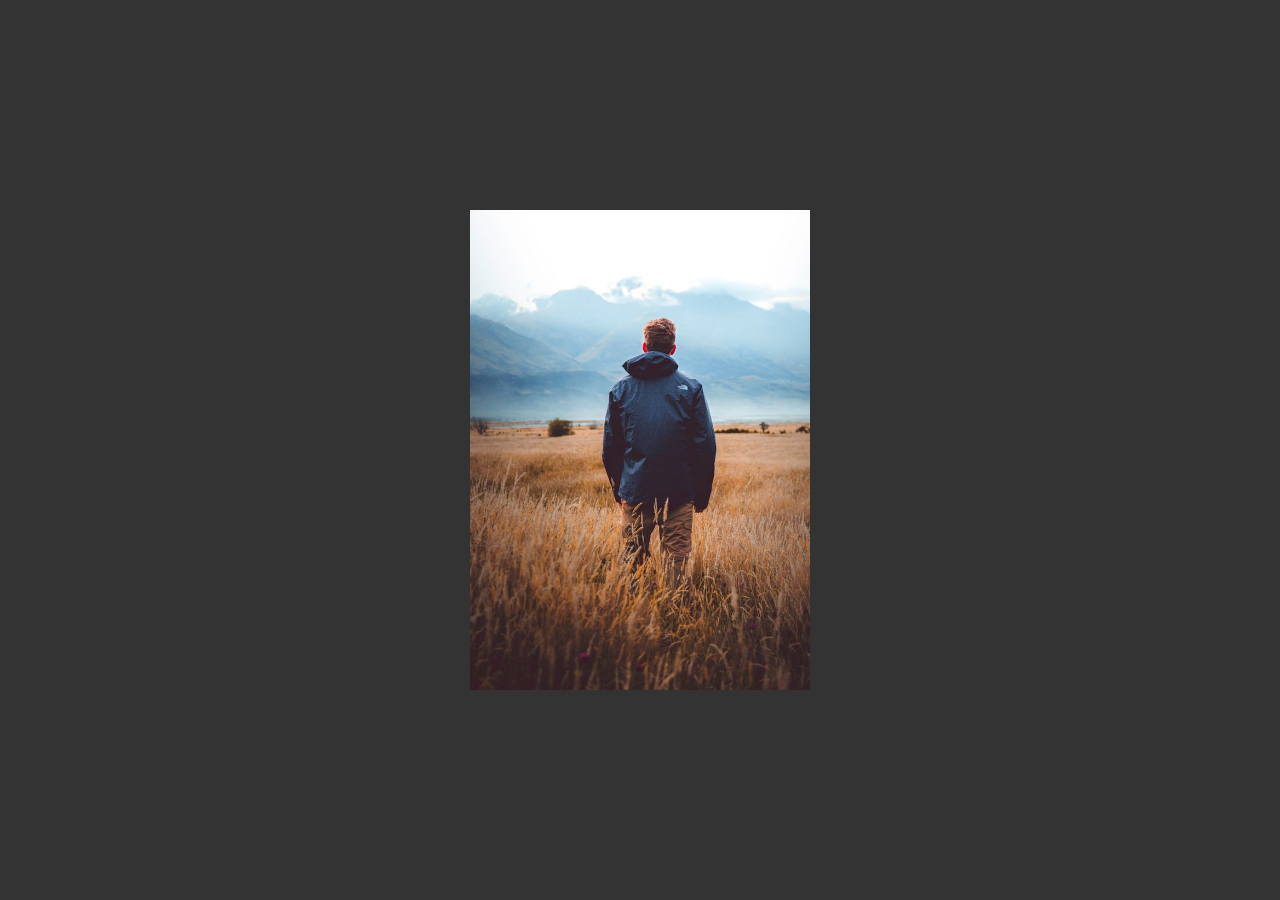
<file: 3d flip Card/index.html>
<!DOCTYPE html>
<html lang="en" dir="ltr">
  <head>
    <meta charset="utf-8">
    <title></title>
    <link rel="stylesheet" href="style.css">
    <link rel="stylesheet" href="https://use.fontawesome.com/releases/v5.3.1/css/all.css">
  </head>
  <body>

    <div class="card middle">
      <div class="front">
        <img src="img.jpg" alt="">
      </div>
      <div class="back">
        <div class="back-content middle">
          <h2>DarkCode</h2>
          <span>Youtube Channel</span>
          <div class="sm">
            <a href="#"><i class="fab fa-facebook-f"></i></a>
            <a href="#"><i class="fab fa-twitter"></i></a>
            <a href="#"><i class="fab fa-youtube"></i></a>
            <a href="#"><i class="fab fa-instagram"></i></a>
          </div>
        </div>
      </div>
    </div>



  </body>
</html>
</file>
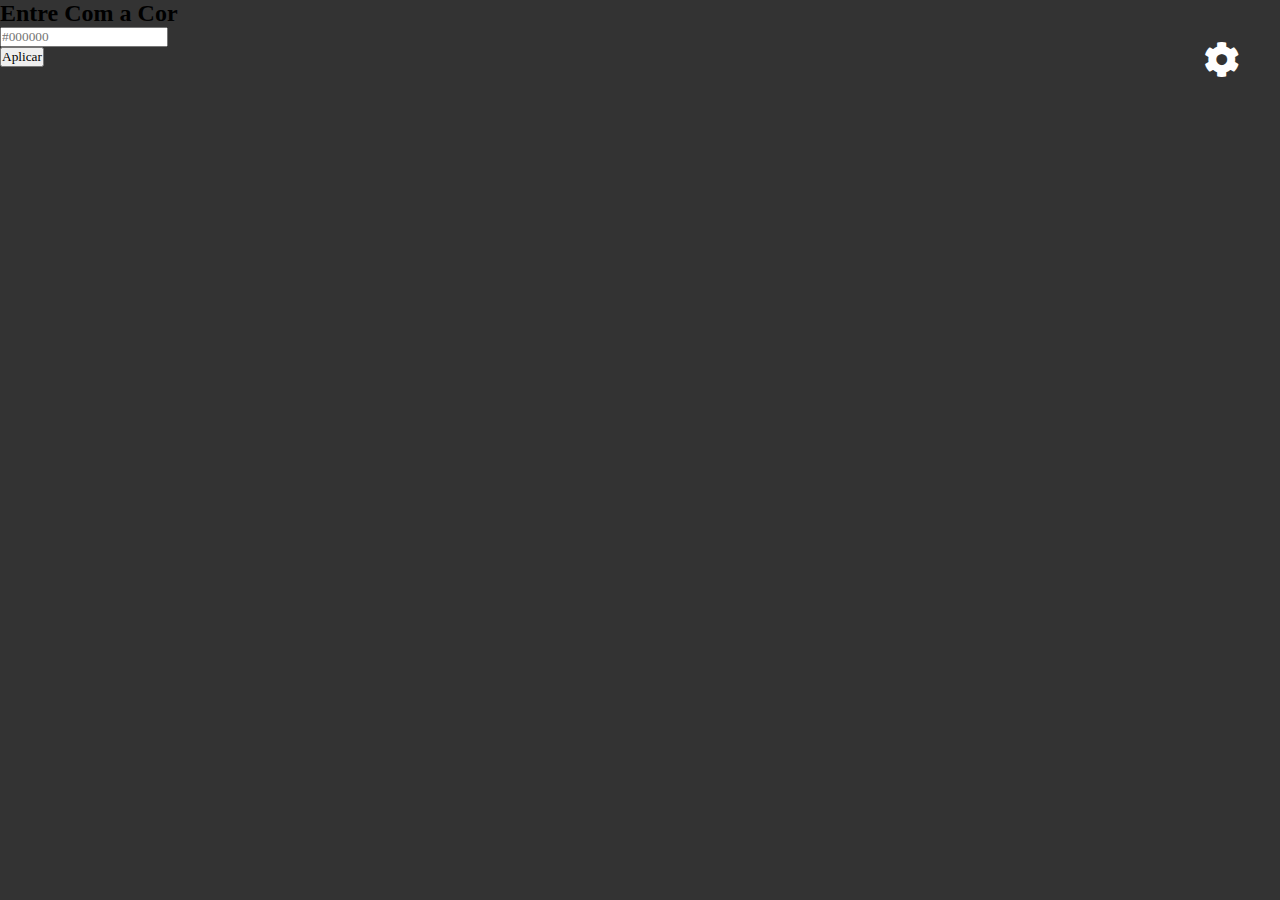
<file: backgroundColor/index.html>
<!DOCTYPE html>
<html lang="pt-BR">
<head>
    <meta charset="UTF-8">
    <meta name="viewport" content="width=device-width, initial-scale=1.0">
    <meta http-equiv="X-UA-Compatible" content="ie=edge">
    <title>Background Color</title>
    <link rel="stylesheet" href="style.css">
    <link rel="stylesheet" href="https://use.fontawesome.com/releases/v5.5.0/css/all.css">
    <script src="https://ajax.googleapis.com/ajax/libs/jquery/3.4.1/jquery.min.js"></script>
</head>
<body>
<div class="btn"><i class="fas fa-cog"></i></div> 
<div class="box">
    <h2> Entre Com a Cor</h2>
<div class="box-c">
<div class="txtb">
    <input type="text" placeholder="#000000" id="hex">
<div class="prev"></div>
</div>
<button class="apply">Aplicar</button>
</div>
</div>

    
</body>
</html>
</file>
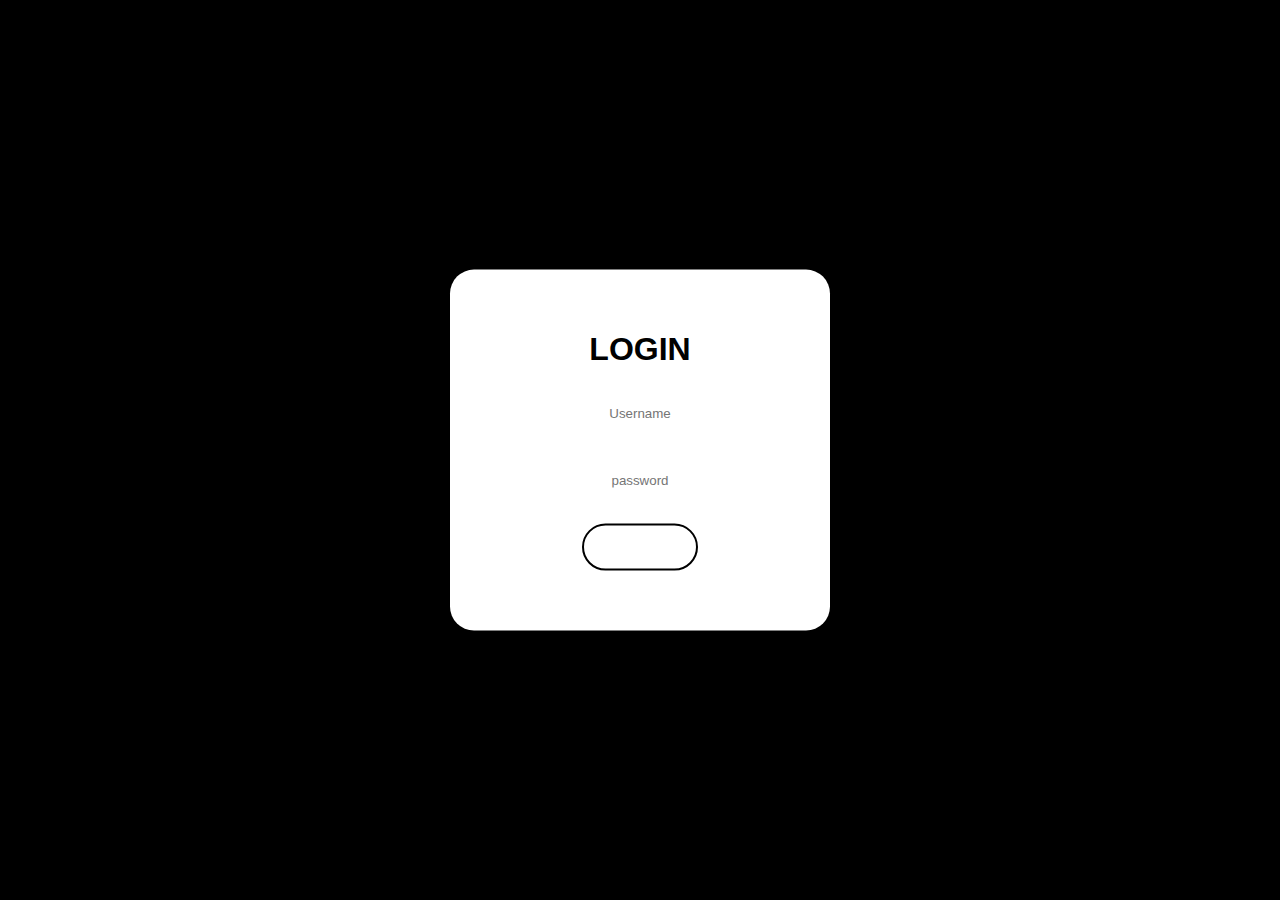
<file: Login/index.html>
<!DOCTYPE html>
<html lang="pt-BR">
<head>
    <meta charset="UTF-8">
    <meta name="viewport" content="width=device-width, initial-scale=1.0">
    <meta http-equiv="X-UA-Compatible" content="ie=edge">
    <title>Tela de Login</title>
    <link rel="stylesheet" href="style.css">
</head>
<body>
<form class="box" action="index.html" method="post">    
    <h1><strong> Login</strong></h1>
    <fonte color="black"><input type="text" name="" placeholder="Username"> </fonte>   
    <input type="password"  name="" placeholder="password">
    <input type="submit" name="" value="Login">
</form>    
</body>
</html>
</file>
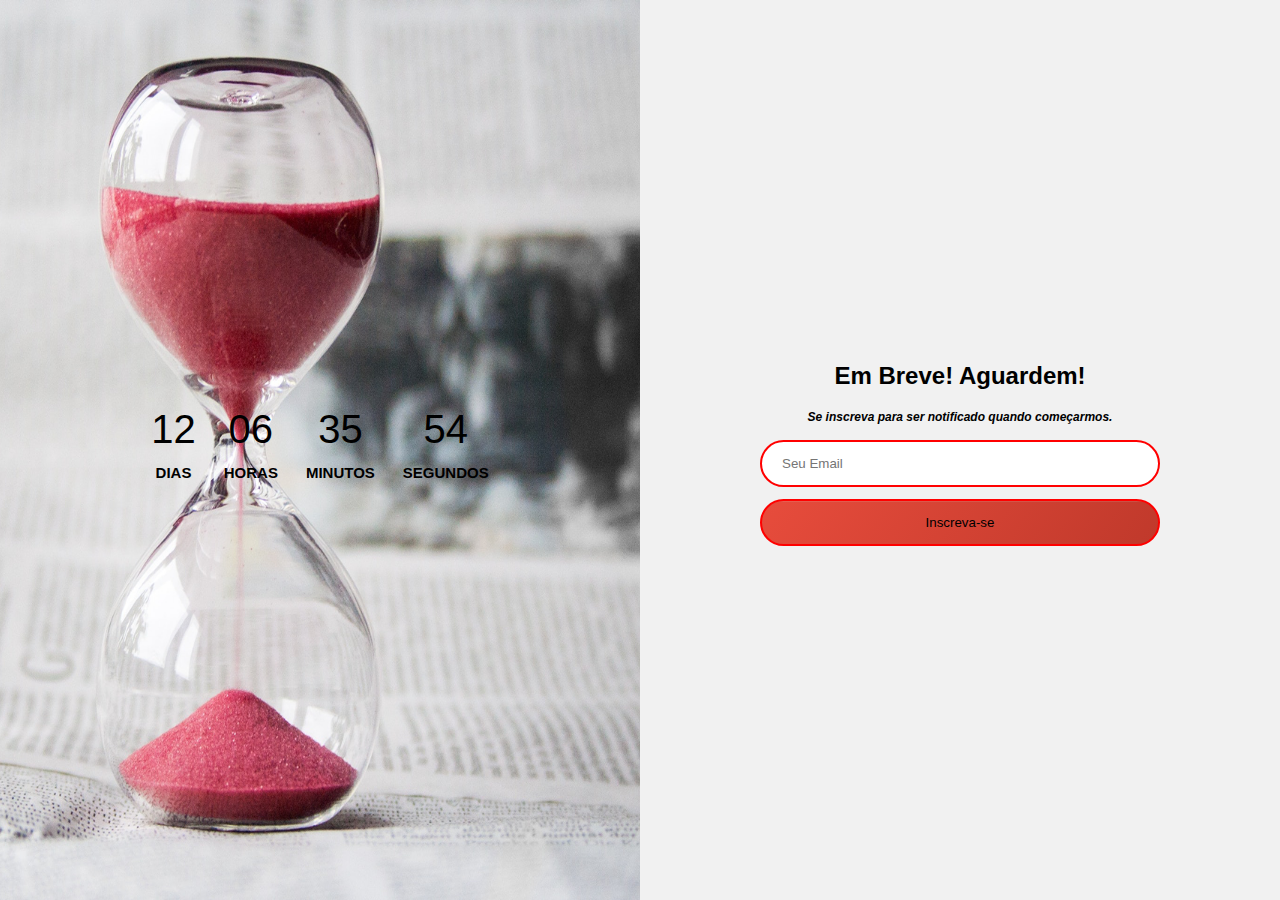
<file: Tempo/index.html>
<!DOCTYPE html>
<html lang="pt-BR">
<head>
    <meta charset="UTF-8">
    <meta name="viewport" content="width=device-width, initial-scale=1.0">
    <title>Document</title>
    <link rel="stylesheet" href="style.css">
 </head>
<body>
    <div class="page">
    <div class="countdown-col col">
    <div class="time middle">
         <span>
            <div id="d">12</div>
        <h2>Dias</h2>
        </span>
        <span>
         <div id="h">06</div>
        <h2>Horas</h2>
        </span>
         <span>
        <div id="m">35</div>
        <h2>Minutos</h2>
        </span>
        <span>
        <div id="s">54</div>
        <h2>Segundos</h2>
        </span>
    </div>
    </div>
    <div class="newsletter-col col">
    <div class="newsletter middle">
        <h2>Em Breve! Aguardem!</h2>
        <h4>Se inscreva para ser notificado quando começarmos.</h4>
        <form action="">
            <input type="text" placeholder="Seu Email">
            <input class="newsletter-btn" type="button" value="Inscreva-se">
        </form>
    </div> 
    </div>
    </div>
    <script src="countdown.js"></script>
</body>
</html>
</file>
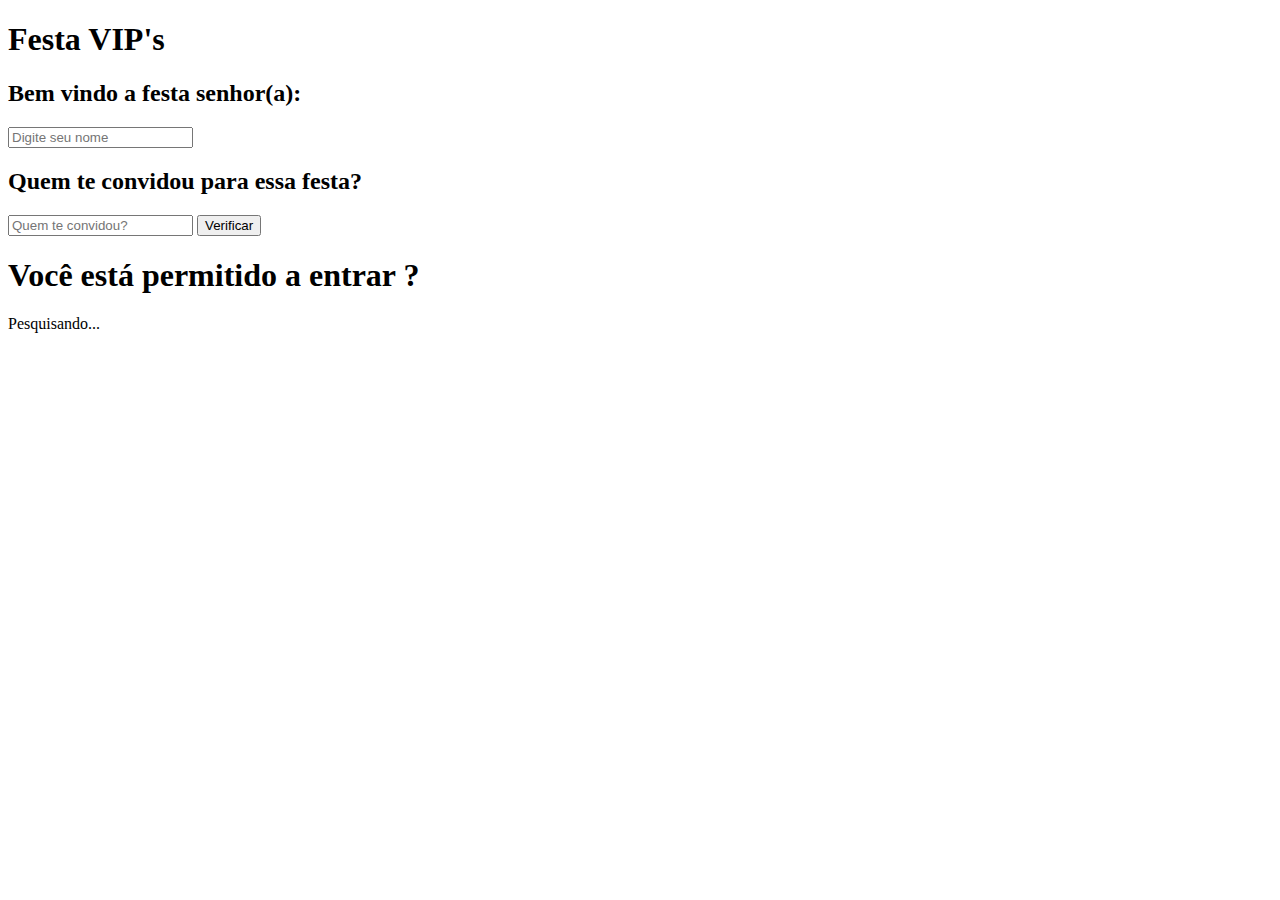
<file: exercicios/home.html>
<!DOCTYPE html>
<html lang="pt">
<head>
  <meta charset="UTF-8">
  <meta name="viewport" content="width=device-width, initial-scale=1.0">
  <title>Segurança Virtural</title>
  <script src="segurancaVirtual.js"></script>
</head>
<body>  
    <h1> Festa VIP's</h1>
    <h2>Bem vindo a festa senhor(a):</h2>
    <input type="text" id='nome' placeholder="Digite seu nome">
    <h2> Quem te convidou para essa festa?</h2>
    <input type="text" id="convidadoPor" placeholder="Quem te convidou?">
    <button onclick="verificarEntrada()"> Verificar</button>
    <h1> Você está permitido a entrar ?</h1>
    <label for="" id='permissaoDeEntrada'>Pesquisando...</label>
</body>
</html>
</file>
<file: 3d flip Card/style.css>
*{
  margin: 0;
  padding: 0;
  text-decoration: none;
  font-family: "montserrat";
}
body{
  background: #333;
}
.middle{
  position: absolute;
  top: 50%;
  left: 50%;
  transform: translate(-50%,-50%);
}
.card{
  cursor: pointer;
  width: 340px;
  height: 480px;
}
.front,.back{
  width: 100%;
  height: 100%;
  overflow: hidden;
  backface-visibility: hidden;
  position: absolute;
  transition: transform .6s linear;
}
.front img{
  height: 100%;
}
.front{
  transform: perspective(600px) rotateY(0deg);
}
.back{
  background: #f1f1f1;
  transform: perspective(600px) rotateY(180deg);
}
.back-content{
  color: #2c3e50;
  text-align: center;
  width: 100%;
}
.sm{
  margin: 20px 0;
}
.sm a{
  display: inline-flex;
  width: 40px;
  height: 40px;
  justify-content: center;
  align-items: center;
  color: #2c3e50;
  font-size: 18px;
  transition: 0.4s;
  border-radius: 50%
}
.sm a:hover{
  background: #2c3e50;
  color: white;
}
.card:hover > .front{
  transform: perspective(600px) rotateY(-180deg);
}
.card:hover > .back{
  transform: perspective(600px) rotateY(0deg);
}
</file>
<file: backgroundColor/style.css>
*{
    margin: 0;
    padding: 0;
    font-family: "montserrat";
}
body{
    background: #333;
}

.btn{
    position: absolute;
    top: 40px;
    right: 40px;
    color: white;
    font-size: 36px;
    cursor: pointer;
    transition: 0.4s;
}
.btn:hover{
    transform: rotate(90deg);
}
</file>
<file: Login/style.css>
body{
    margin: 0;
    padding: 0;
    font-family: sans-serif;
    background: #000000;
}
.box{
    width: 300px;
    padding: 40px;
    position: absolute;
    top: 50%;
    left: 50%;
    transform: translate(-50%, -50%);
    background: #ffffff;
    border-radius: 24px;
    text-align: center;
}
.box h1{
    color: #000000;
    text-transform: uppercase;
    font-weight: 500;
}
.box input[ type = "text"],.box input[type = "password"]{
    border:0;
    background: none;
    display: block;
    margin: 20px auto;
    text-align: center;
    border: 2px solid #ffffff;
    padding: 14px  10px;
    width: 200px;
    outline: none;
    color: #000000;
    border-radius: 24px;
    transition: 0.25s;
}
.box input[ type = "text"]:focus,.box input[type = "password"]:focus{
    width: 280px;
    border-color: #000000;
}
.box input[type = "submit"]{
    border:0;
    background: none;
    display: block;
    margin: 20px auto;
    text-align: center;
    border: 2px solid #000000;
    padding: 14px  40px;
    outline: none;
    color: #ffffff;
    border-radius: 24px;
    transition: 0.25s;
    cursor: pointer;    
}
.box input[type = "submit"]:hover{
    background: #000000;
}
</file>
<file: Tempo/style.css>
*{
    font-family: "montserrat", sans-serif;
}
body{
    margin: 0;
    padding: 0;
}
.page{
    background: #f1f1f1;
    display: flex;
    flex-wrap: wrap;
}
.col{
    flex: 1;
    height: 100vh;
    position: relative;
}
.countdown-col{
    background: url(tempo.png) no-repeat center;
    background-size: cover;
}
.time{
    color: rgb(0, 0, 0);
    text-transform: uppercase;
    width: 90%;
    display: flex;
    justify-content: center;
}
.middle{
    position: absolute;
    top: 50%;
    left: 50%;
    transform: translate(-50%,-50%);
    text-align: center;
}
.time span{
    padding: 0 14px;
    font-size: 10px;
}
.time span div{
    font-size: 40px;
}
.newsletter{
    width: 90%;
}
.newsletter h4{
    font-style: italic;
    font-size: 12px;
}
.newsletter input{
    display: block;
    margin: 12px auto;
    width: 100%;
    max-width: 400px;
    box-sizing: border-box;
    padding: 14px 20px;
    border-radius: 30px;
    border: 2px solid rgb(255, 0, 0);
    outline: none;
}
.newsletter-btn{
    background: linear-gradient(125deg,#e74c3c,#c0392b);
    color: rgb(0, 0, 0);
    cursor: pointer;
    transition: 0.4s;
}
.newsletter-btn:hover{
    opacity: .7;
}
@media screen and (max-width :900px){
    .col{
        flex: 100%;
    }
}
</file>
